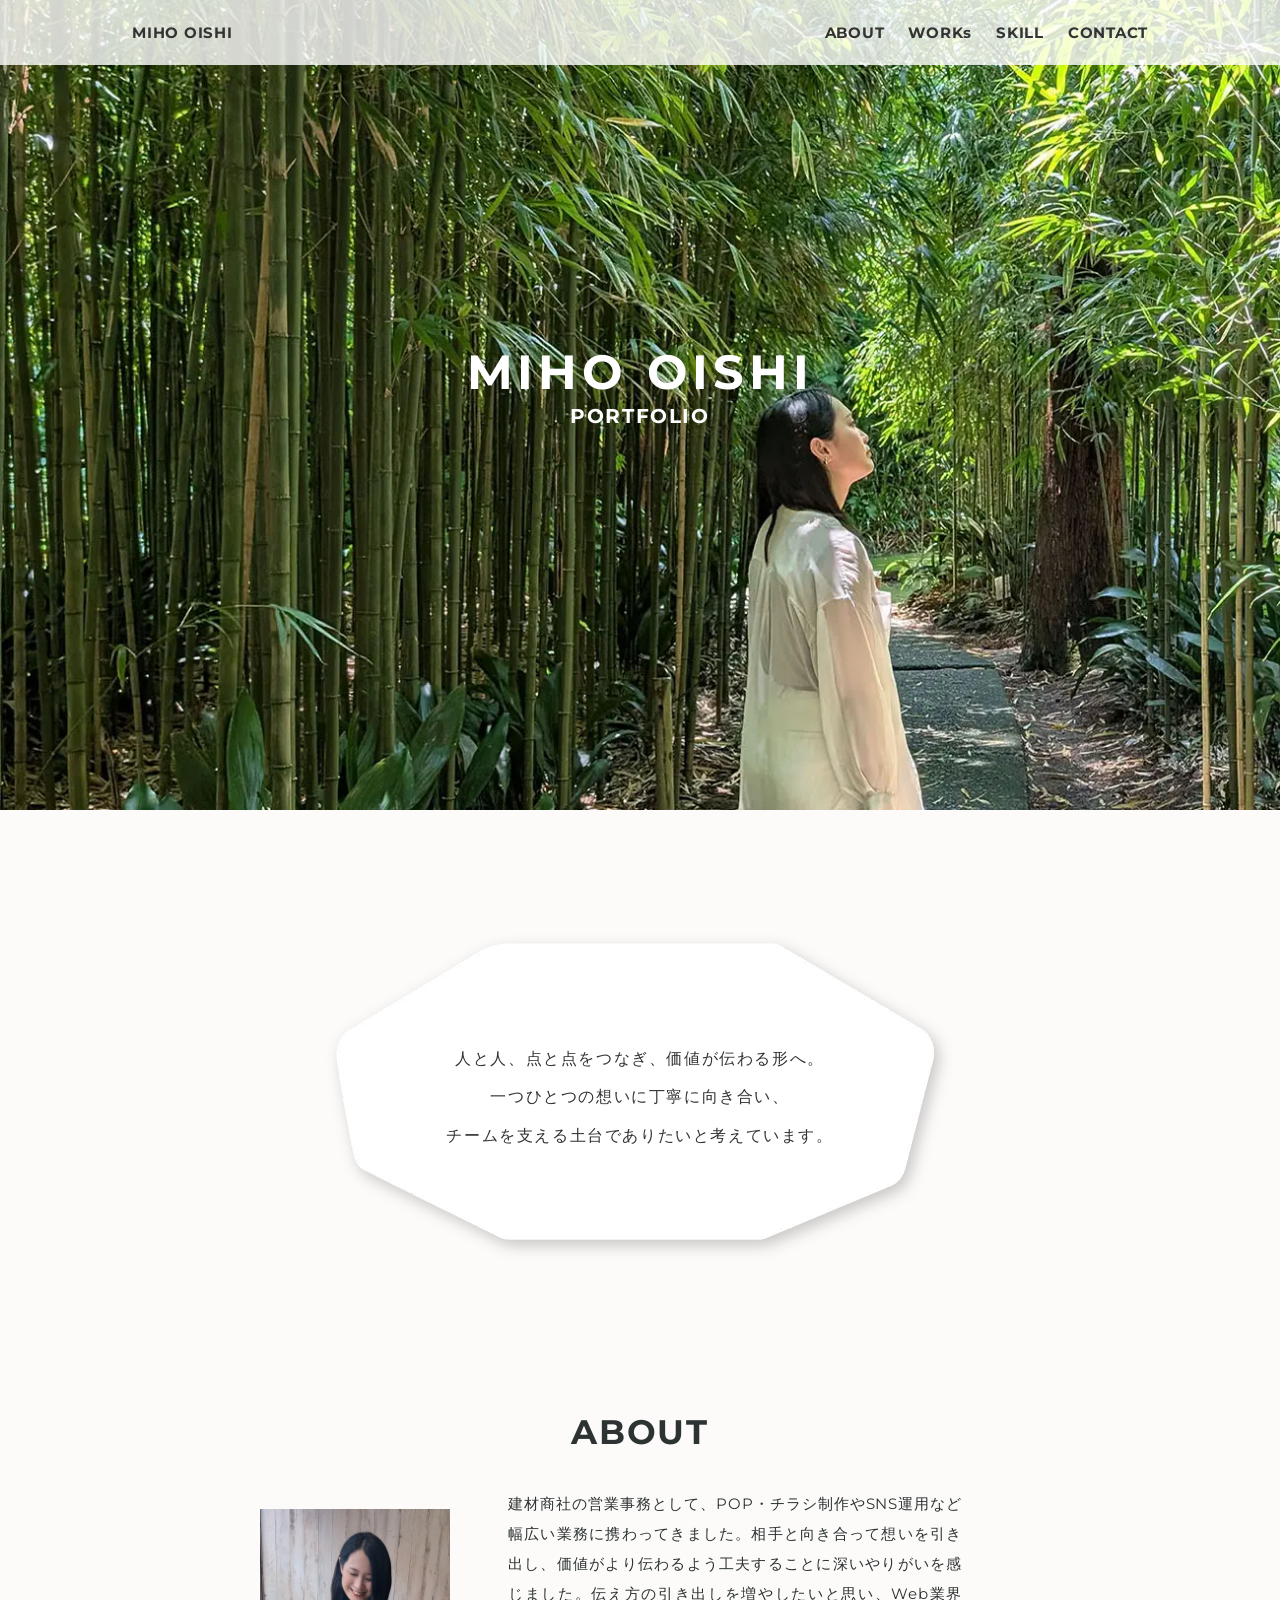
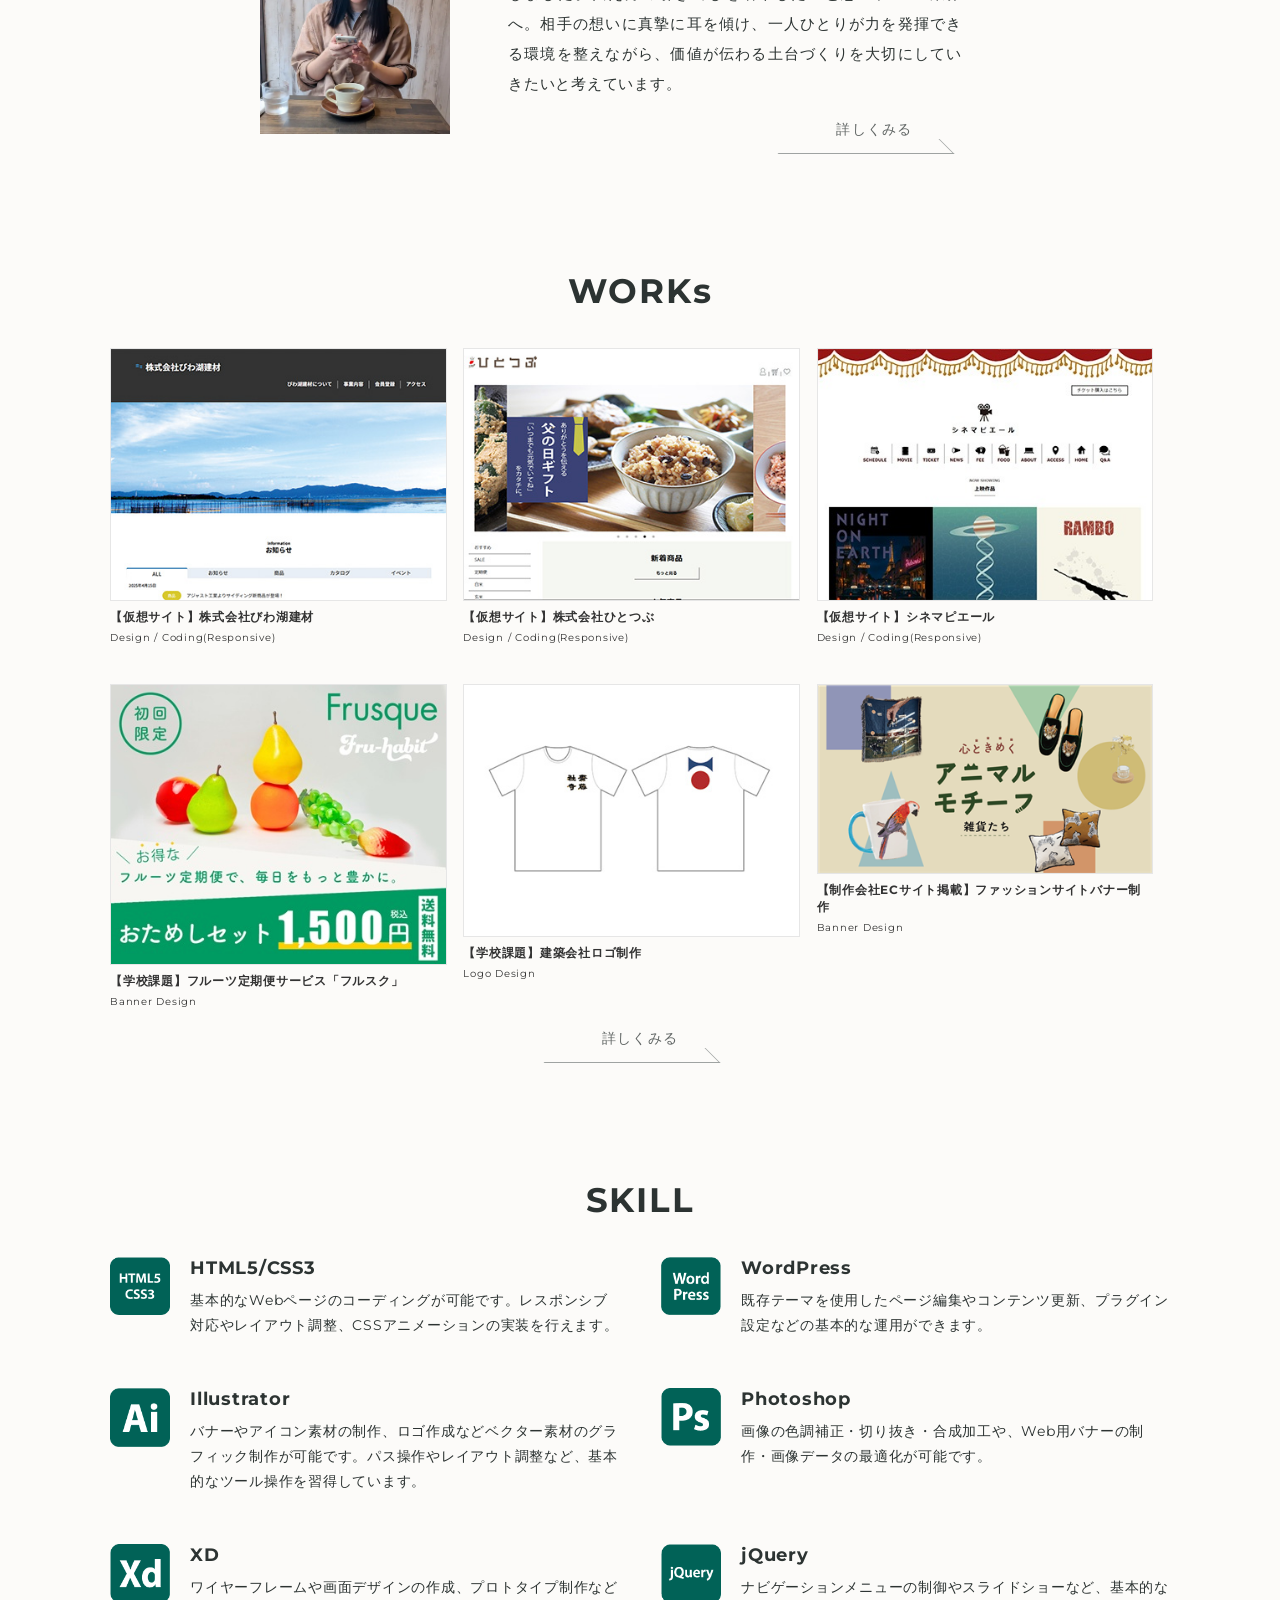
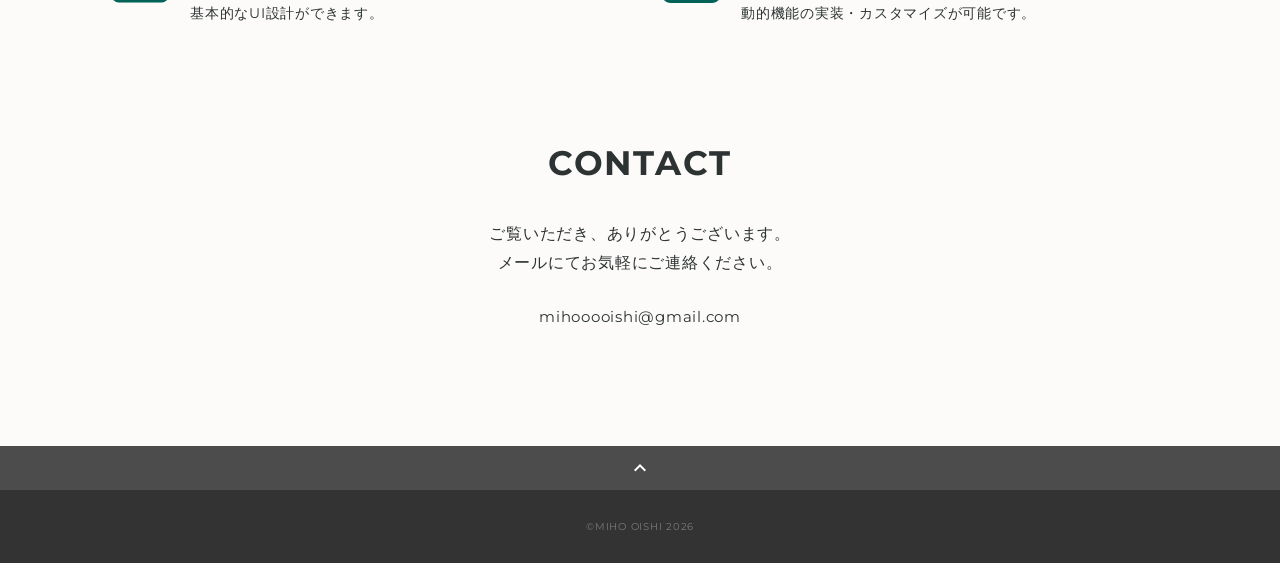
<file: index.html>
<!DOCTYPE html>
<html lang="ja">

<head>
  <meta charset="utf-8">
  <meta name="viewport" content="width=device-width,initial-scale=1">
  <meta name="robots" content="noindex,nofollow">
  <title>MIHO OISHI PORTFOLIO</title>
  <link rel="preconnect" href="https://fonts.gstatic.com">
  <link rel="stylesheet" href="https://fonts.googleapis.com/css2?family=Montserrat:wght@400;700&display=swap">
  <link rel="stylesheet" href="https://fonts.googleapis.com/css?family=Material+Icons+Outlined">
  <link rel="stylesheet" href="css/ress.css">
  <link rel="stylesheet" href="css/style.css">
  <link rel="icon" href="img/favicon.ico">
  <link rel="canonical" href="URL">
</head>

<body>
  <!-- header -->
  <header class="header">
    <div class="wrapper-l header__inner">
      <div class="header__logo">
        <a href=".">MIHO OISHI</a>
      </div>
      <nav class="nav">
        <ul class="nav__list">
          <li class="nav__item"><a href="#about">ABOUT</a></li>
          <li class="nav__item"><a href="#works">WORKs</a></li>
          <li class="nav__item"><a href="#skill">SKILL</a></li>
          <li class="nav__item"><a href="#contact">CONTACT</a></li>
        </ul>
      </nav>
      <div class="nav__trigger">
        <span></span>
        <span></span>
      </div>
    </div>
  </header>
  <!-- /header -->

  <main class="content">
    <!-- hero -->
    <section class="hero">
      <div class="hero__container">
        <h1 class="hero__title">MIHO OISHI</h1>
        <p class="hero__subtitle">PORTFOLIO</p>
      </div>
    </section>
    <!-- /hero -->

    <!-- vision -->
    <section class="vision">
      <div class="wrapper-s vision__container">
        <div class="vision__text">
          <h2>人と人、点と点をつなぎ、価値が伝わる形へ。</h2>
          <p>一つひとつの想いに丁寧に向き合い、</p>
          <p>チームを支える土台でありたいと考えています。</p>
        </div>
      </div>
    </section>
    <!-- /vision -->

    <!-- about -->
    <section class="about section" id="about">
      <div class="container">
        <h2 class="title">ABOUT</h2>
        <div class="profile wrapper-m">
          <div class="profile-img">
            <img src="img/mihooishi.webp" width="2302" height="3213" alt="profile-img">
          </div>
          <div class="wrapper-s profile-body">
            <p>
              建材商社の営業事務として、POP・チラシ制作やSNS運用など幅広い業務に携わってきました。相手と向き合って想いを引き出し、価値がより伝わるよう工夫することに深いやりがいを感じました。伝え方の引き出しを増やしたいと思い、Web業界へ。相手の想いに真摯に耳を傾け、一人ひとりが力を発揮できる環境を整えながら、価値が伝わる土台づくりを大切にしていきたいと考えています。
            </p>
            <div class="detail-right">
              <a href="#" class="detail-btn">詳しくみる
                <div class="lineArrow"></div>
              </a>
            </div>
          </div>
        </div>
      </div>
    </section>
    <!-- /about -->

    <!-- works -->
    <section class="works section" id="works">
      <div class="wrapper-l">
        <h2 class="title">WORKs</h2>
        <div class="works-list">
          <a class="works-item" href="works-template.html">
            <div class="works-img"><img src="img/site01.jpg" alt="site01イメージ"></div>
            <p class="works-name">【仮想サイト】株式会社びわ湖建材</p>
            <p class="works-info">Design / Coding(Responsive)</p>
          </a>
          <a class="works-item" href="works-template.html">
            <div class="works-img"><img src="img/site02.jpg" alt=""></div>
            <p class="works-name">【仮想サイト】株式会社ひとつぶ</p>
            <p class="works-info">Design / Coding(Responsive)</p>
          </a>
          <a class="works-item" href="works-template.html">
            <div class="works-img"><img src="img/site03.jpg" alt=""></div>
            <p class="works-name">【仮想サイト】シネマピエール</p>
            <p class="works-info">Design / Coding(Responsive)</p>
          </a>
          <a class="works-item" href="works-template.html">
            <div class="works-img"><img src="img/mr_1.jpg" width="1200" height="1000" alt="「フルスク」バナー"></div>
            <p class="works-name">【学校課題】フルーツ定期便サービス「フルスク」</p>
            <p class="works-info">Banner Design</p>
          </a>
          <a class="works-item" href="works-template.html">
            <div class="works-img"><img src="img/logo_1.jpg" width="400" height="300" alt="Tシャツモック"></div>
            <p class="works-name">【学校課題】建築会社ロゴ制作</p>
            <p class="works-info">Logo Design</p>
          </a>
          <a class="works-item" href="works-banner.html">
            <div class="works-img"><img src="img/fid_03pc.png" width="1601" height="901
                " alt="アニマルモチーフバナー"></div>
            <p class="works-name">【制作会社ECサイト掲載】ファッションサイトバナー制作</p>
            <p class="works-info">Banner Design</p>
          </a>
        </div>
        <div class="detail-center">
          <a href="#" class="detail-btn">詳しくみる
            <div class="lineArrow"></div>
          </a>
        </div>
      </div>
    </section>
    <!-- /works -->

    <!-- skill -->
    <section class="skill section" id="skill">
      <div class="wrapper-l">
        <h2 class="title">SKILL</h2>
        <div class="skill-list">
          <div class="skill-item">
            <p class="skill-img"><img src="img/htmlcss.png" alt=""></p>
            <div class="skill-body">
              <h3 class="skill-name">HTML5/CSS3</h3>
             <p class="skill-text">
                  基本的なWebページのコーディングが可能です。レスポンシブ対応やレイアウト調整、CSSアニメーションの実装を行えます。</p>
            </div>
          </div>
          <div class="skill-item">
            <p class="skill-img"><img src="img/wp.png" alt=""></p>
            <div class="skill-body">
              <h3 class="skill-name">WordPress</h3>
              <p class="skill-text">
                既存テーマを使用したページ編集やコンテンツ更新、プラグイン設定などの基本的な運用ができます。</p>
            </div>
          </div>
          <div class="skill-item">
            <p class="skill-img"><img src="img/ai.png" alt=""></p>
            <div class="skill-body">
              <h3 class="skill-name">Illustrator</h3>
              <p class="skill-text">バナーやアイコン素材の制作、ロゴ作成などベクター素材のグラフィック制作が可能です。パス操作やレイアウト調整など、基本的なツール操作を習得しています。
              </p>
            </div>
          </div>
          <div class="skill-item">
            <p class="skill-img"><img src="img/Ps.png" alt=""></p>
            <div class="skill-body">
              <h3 class="skill-name">Photoshop</h3>
              <p class="skill-text">
               画像の色調補正・切り抜き・合成加工や、Web用バナーの制作・画像データの最適化が可能です。 </p>
            </div>
          </div>
          <div class="skill-item">
            <p class="skill-img"><img src="img/Xd.png" alt=""></p>
            <div class="skill-body">
              <h3 class="skill-name">XD</h3>
              <p class="skill-text">
                ワイヤーフレームや画面デザインの作成、プロトタイプ制作など基本的なUI設計ができます。</p>
            </div>
          </div>
          <div class="skill-item">
            <p class="skill-img"><img src="img/jquery.png" alt=""></p>
            <div class="skill-body">
              <h3 class="skill-name">jQuery</h3>
              <p class="skill-text">
                ナビゲーションメニューの制御やスライドショーなど、基本的な動的機能の実装・カスタマイズが可能です。</p>
            </div>
          </div>
        </div>
      </div>
    </section>
    <!-- /skill -->

    <!-- contact -->
    <section class="contact section" id="contact">
      <div class="container">
        <h2 class="title">CONTACT</h2>
<span></span>
<span></span>
        <p class="lead">
          ご覧いただき、ありがとうございます。<br>メールにてお気軽にご連絡ください。<br class="sp-only">
        </p>
        <div class="contact-list">
          <a class="contact-item" href="mailto:mihooooishi@gmail.com">mihooooishi@gmail.com</a>
        </div>
      </div>
    </section>
    <!-- /contact -->
    <div class="page-top" id="js-page-top">
      <span class="material-icons-outlined">expand_less</span>
    </div>
  </main>

  <!-- footer -->
  <footer class="footer">
    <div class="copyright">&copy;MIHO OISHI 2026</div>
  </footer>
  <!-- /footer -->

  <script src="js/jquery-3.7.1.min.js"></script>
  <script src="js/script.js"></script>
  <script>
    window.addEventListener('DOMContentLoaded', () => {
      const hero = document.querySelector('.hero');
      const header = document.querySelector('.header');
      const headerContainer = document.querySelector('.header__inner');
      const trigger = document.querySelector('.nav__trigger');
      // 読み込み時の処理(ブラーでふわっと出る) //
      setTimeout(() => {
        if (hero) {
          hero.classList.add('is-visible');
        }
        if (headerContainer) {
          headerContainer.classList.add('is-visible');
        }
      }, 100);
      // ハンバーガーボタンのクリックイベント
      if (trigger) {
        trigger.addEventListener('click', () => {
          // headerにクラスを付けることで、CSS側の .header.is-open が発動
          header.classList.toggle('is-open');
          trigger.classList.toggle('active');
        });
      }
      window.addEventListener('resize', () => {
        if (window.innerWidth >= 769) {
          header.classList.remove('is-open');
          if (trigger) {
            trigger.classList.remove('active');
          }
        }
      });
    });
  </script>
</body>

</html>
</file>
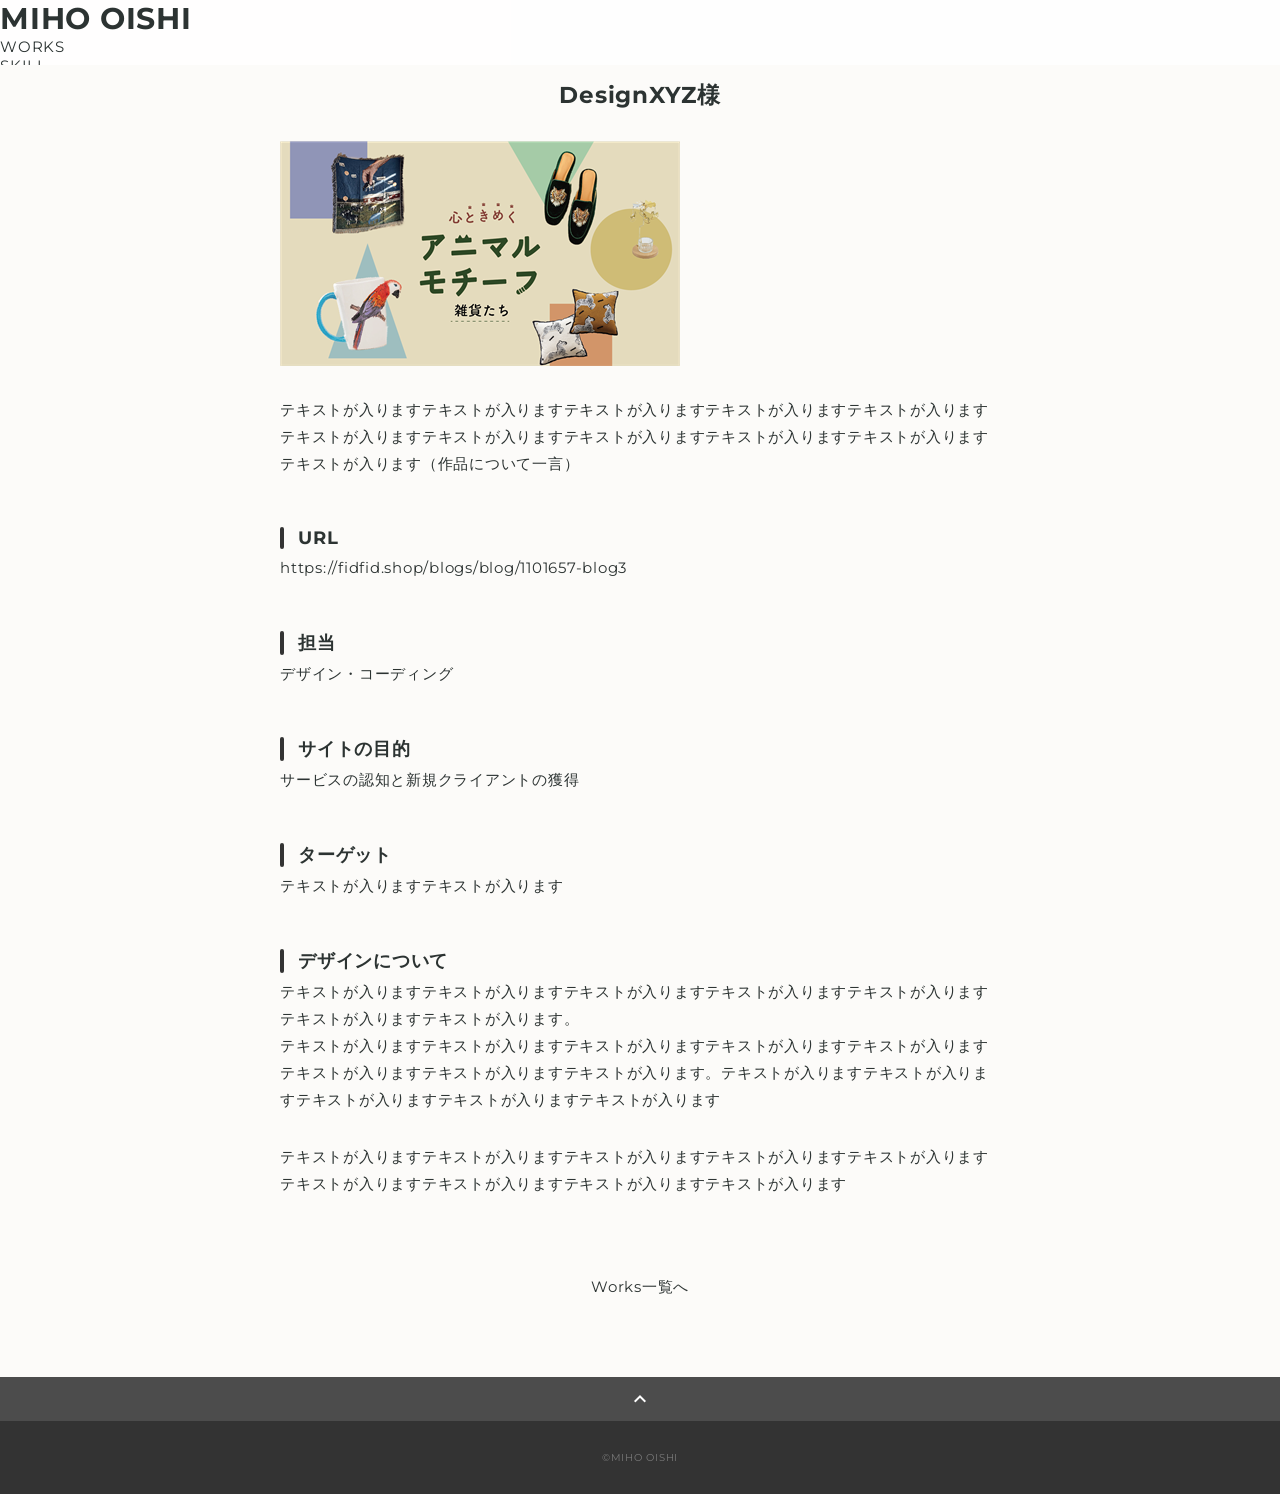
<file: works-banner.html>
<!DOCTYPE html>
<html>

<head>
  <meta charset="utf-8">
  <meta name="viewport" content="width=device-width,initial-scale=1.0,user-scalable=no">
  <meta property="og:type" content="website">
  <meta property="og:title" content="WebデザイナーMIHO OISHI ポートフォリオ">
  <meta property="og:url" content="URL">
  <meta property="og:description" content="MIHO OISHIのポートフォリオサイトです。">
  <meta property="og:image" content="img/ogp.png">
  <meta name="description" content="MIHO OISHIのポートフォリオサイトです" />
  <title>MIHO OISHI ポートフォリオ</title>
  <link rel="preconnect" href="https://fonts.gstatic.com">
  <link rel="stylesheet" href="https://fonts.googleapis.com/css2?family=Montserrat:wght@400;700&display=swap">
  <link rel="stylesheet" href="https://fonts.googleapis.com/css?family=Material+Icons+Outlined">
  <link rel="stylesheet" href="css/ress.css">
  <link rel="stylesheet" href="css/style.css">
  <link rel="icon" href="img/favicon.ico">
  <link rel="canonical" href="URL">
</head>

<body>
  <div class="wrapper">

    <!-- header -->
    <header class="header ">
      <div class="container">
        <h1 class="header-logo">
          <a href=".">MIHO OISHI</a>
        </h1>
        <nav class="gnav">
          <ul class="gnav-list">
            <li class="gnav-item"><a href=".#works">WORKS</a></li>
            <li class="gnav-item"><a href="./#skill">SKILL</a></li>
            <li class="gnav-item"><a href="./#about">ABOUT</a></li>
            <li class="gnav-item"><a href="./#contact">CONTACT</a></li>
          </ul>
        </nav>
      </div>
    </header>
    <!-- /header -->

    <main class="content">

      <article class="article">
        <div class="article-container">
          <h2 class="article-title">DesignXYZ様</h2>
          <div class="article-body">
            <p>
              <img src="img/fid_03pc.png" alt="">
            </p>
            <p>
              テキストが入りますテキストが入りますテキストが入りますテキストが入りますテキストが入りますテキストが入りますテキストが入りますテキストが入りますテキストが入りますテキストが入りますテキストが入ります（作品について一言）
            </p>
            <h3>URL</h3>
            <p><a href="https://fidfid.shop/blogs/blog/1101657-blog3" target="_blank" rel="noopener">https://fidfid.shop/blogs/blog/1101657-blog3</a></p>
            <h3>担当</h3>
            <p>デザイン・コーディング</p>
            <h3>サイトの目的</h3>
            <p>サービスの認知と新規クライアントの獲得</p>
            <h3>ターゲット</h3>
            <p>テキストが入りますテキストが入ります</p>
            <h3>デザインについて</h3>
            <p>
              テキストが入りますテキストが入りますテキストが入りますテキストが入りますテキストが入りますテキストが入りますテキストが入ります。<br>テキストが入りますテキストが入りますテキストが入りますテキストが入りますテキストが入りますテキストが入りますテキストが入りますテキストが入ります。テキストが入りますテキストが入りますテキストが入りますテキストが入りますテキストが入ります
            </p>
            <p>
              テキストが入りますテキストが入りますテキストが入りますテキストが入りますテキストが入りますテキストが入りますテキストが入りますテキストが入りますテキストが入ります
            </p>
          </div>
          <div class="home-link">
            <a href="./#works">Works一覧へ</a>
          </div>
        </div>
      </article>

      <div class="page-top" id="js-page-top">
        <span class="material-icons-outlined">expand_less</span>
      </div>
    </main>

    <!-- footer -->
    <footer class="footer">
      <div class="copyright">&copy;MIHO OISHI</div>
    </footer>
    <!-- /footer -->

  </div>
  <script src="js/jquery-3.7.1.min.js"></script>
  <script src="js/script.js"></script>
</body>

</html>
</file>
<file: css/ress.css>
/*!
 * ress.css • v3.0.1
 * MIT License
 * github.com/filipelinhares/ress
 */

/* # =================================================================
   # Global selectors
   # ================================================================= */

html {
  box-sizing: border-box;
  word-break: normal;
  -moz-tab-size: 4;
  tab-size: 4;

  -webkit-text-size-adjust: 100%; /* Prevent adjustments of font size after orientation changes in iOS */
}

*,
::before,
::after {
  box-sizing: inherit;
  background-repeat: no-repeat; /* Set `background-repeat: no-repeat` to all elements and pseudo elements */
}

::before,
::after {
  vertical-align: inherit;
  text-decoration: inherit; /* Inherit text-decoration and vertical align to ::before and ::after pseudo elements */
}

* {
  margin: 0;
  padding: 0; /* Reset `padding` and `margin` of all elements */
}

/* # =================================================================
   # General elements
   # ================================================================= */

hr {
  overflow: visible; /* Show the overflow in Edge and IE */
  height: 0; /* Add the correct box sizing in Firefox */
}

details,
main {
  display: block; /* Render the `main` element consistently in IE. */
}

summary {
  display: list-item; /* Add the correct display in all browsers */
}

small {
  font-size: 80%; /* Set font-size to 80% in `small` elements */
}

[hidden] {
  display: none; /* Add the correct display in IE */
}

abbr[title] {
  /* Add the correct text decoration in Chrome, Edge, IE, Opera, and Safari */
  text-decoration: underline;
  text-decoration: underline dotted;
  border-bottom: none; /* Remove the bottom border in Chrome 57 */
}

a {
  background-color: transparent; /* Remove the gray background on active links in IE 10 */
}

a:active,
a:hover {
  outline-width: 0; /* Remove the outline when hovering in all browsers */
}

code,
kbd,
pre,
samp {
  font-family: monospace, monospace; /* Specify the font family of code elements */
}

pre {
  font-size: 1em; /* Correct the odd `em` font sizing in all browsers */
}

b,
strong {
  font-weight: bolder; /* Add the correct font weight in Chrome, Edge, and Safari */
}

/* https://gist.github.com/unruthless/413930 */
sub,
sup {
  position: relative;
  font-size: 75%;
  line-height: 0;
  vertical-align: baseline;
}

sub {
  bottom: -.25em;
}

sup {
  top: -.5em;
}

/* # =================================================================
   # Forms
   # ================================================================= */

input {
  border-radius: 0;
}

/* Replace pointer cursor in disabled elements */
[disabled] {
  cursor: default;
}

[type="number"]::-webkit-container-spin-button,
[type="number"]::-webkit-outer-spin-button {
  height: auto; /* Correct the cursor style of increment and decrement buttons in Chrome */
}

[type="search"] {
  outline-offset: -2px; /* Correct the outline style in Safari */

  -webkit-appearance: textfield; /* Correct the odd appearance in Chrome and Safari */
}

[type="search"]::-webkit-search-decoration {
  -webkit-appearance: none; /* Remove the container padding in Chrome and Safari on macOS */
}

textarea {
  overflow: auto; /* Internet Explorer 11+ */
  resize: vertical; /* Specify textarea resizability */
}

button,
input,
optgroup,
select,
textarea {
  font: inherit; /* Specify font inheritance of form elements */
}

optgroup {
  font-weight: bold; /* Restore the font weight unset by the previous rule */
}

button {
  overflow: visible; /* Address `overflow` set to `hidden` in IE 8/9/10/11 */
}

button,
select {
  text-transform: none; /* Firefox 40+, Internet Explorer 11- */
}

/* Apply cursor pointer to button elements */
button,
[type="button"],
[type="reset"],
[type="submit"],
[role="button"] {
  cursor: pointer;
  color: inherit;
}

/* Remove container padding and border in Firefox 4+ */
button::-moz-focus-container,
[type="button"]::-moz-focus-container,
[type="reset"]::-moz-focus-container,
[type="submit"]::-moz-focus-container {
  padding: 0;
  border-style: none;
}

/* Replace focus style removed in the border reset above */
button:-moz-focusring,
[type="button"]::-moz-focus-container,
[type="reset"]::-moz-focus-container,
[type="submit"]::-moz-focus-container {
  outline: 1px dotted ButtonText;
}

button,
html [type="button"],
/* Prevent a WebKit bug where (2) destroys native `audio` and `video`controls in Android 4 */
[type="reset"],
[type="submit"] {
  -webkit-appearance: button; /* Correct the inability to style clickable types in iOS */
}

/* Remove the default button styling in all browsers */
button,
input,
select,
textarea {
  border-style: none;
  background-color: transparent;
}

/* Style select like a standard input */
select {
  -webkit-appearance: none; /* Chrome 41+ */
  -moz-appearance: none; /* Firefox 36+ */
}

select::-ms-expand {
  display: none; /* Internet Explorer 11+ */
}

select::-ms-value {
  color: currentColor; /* Internet Explorer 11+ */
}

legend {
  display: table; /* Correct the text wrapping in Edge and IE */
  max-width: 100%; /* Correct the text wrapping in Edge and IE */
  max-width: 100%; /* Correct the text wrapping in Edge 18- and IE */
  white-space: normal; /* Correct the text wrapping in Edge and IE */
  color: inherit; /* Correct the color inheritance from `fieldset` elements in IE */
  border: 0; /* Correct `color` not being inherited in IE 8/9/10/11 */
}

::-webkit-file-upload-button {
  font: inherit; /* Change font properties to `inherit` in Chrome and Safari */
  color: inherit;
  /* Correct the inability to style clickable types in iOS and Safari */

  -webkit-appearance: button;
}

/* # =================================================================
   # Specify media element style
   # ================================================================= */

img {
  border-style: none; /* Remove border when inside `a` element in IE 8/9/10 */
}

/* Add the correct vertical alignment in Chrome, Firefox, and Opera */
progress {
  vertical-align: baseline;
}

/* # =================================================================
   # Accessibility
   # ================================================================= */

/* Hide content from screens but not screenreaders */
@media screen {
  [hidden~="screen"] {
    display: inherit;
  }
  [hidden~="screen"]:not(:active):not(:focus):not(:target) {
    position: absolute !important;
    clip: rect(0 0 0 0) !important;
  }
}

/* Specify the progress cursor of updating elements */
[aria-busy="true"] {
  cursor: progress;
}

/* Specify the pointer cursor of trigger elements */
[aria-controls] {
  cursor: pointer;
}

/* Specify the unstyled cursor of disabled, not-editable, or otherwise inoperable elements */
[aria-disabled] {
  cursor: default;
}
</file>
<file: css/style.css>
body {
  font-family: "Montserrat", "Zen Kaku Gothic New", Arial, sans-serif;
  font-size: 15px;
  letter-spacing: .05em;
  color: #2c3332;
  /* background-color: #f5f5f5; */
  background-color: #fcfbf9;
}

a {
  transition: opacity .3s;
  text-decoration: none;
  color: #2c3332;
}

img {
  max-width: 100%;
  height: auto;
  vertical-align: bottom;
  border-style: none;
}

/*--------------------------------
 レイアウト
---------------------------------*/
.wrapper-xl {
  max-width: 100%;
  width: 100%;
}

.wrapper-l {
  max-width: 1100px;
  margin: 0 auto;
  padding: 0 20px;
}

.wrapper-m {
  max-width: 800px;
  margin: 0 auto;
  padding: 0 20px;
}

.wrapper-s {
  max-width: 600px;
  margin: 0 auto;
  padding: 0 20px;
}

.pc-only {
  display: block;
}

.sp-only {
  display: none;
}

.section {
  margin: 120px 0;
}

.detail-center {
  text-align: center;
  padding-top: 20px;
}

.detail-right {
  text-align: right;
  padding-top: 20px;
}

.detail-btn {
  font-size: 14px;
  letter-spacing: 0.08em;
  color: #616665;
  display: inline-block;
  position: relative;
  padding: 0 50px 15px 50px;
  transition: color 0.3s ease;
}

.detail-btn:hover {
  color: #2c3332;
}

.lineArrow {
  width: 100%;
  height: 15px;
  position: absolute;
  bottom: 0;
  left: 10px;
  margin: -10px 0 0 -25px;
}

.lineArrow::after {
  content: "";
  position: absolute;
  top: 0;
  left: 0;
  width: 100%;
  height: 100%;
  border-bottom: 1px solid #9fa3a2;
  border-right: 1px solid #9fa3a2;
  transform: skew(45deg);
  transition: transform 0.4s ease;
  transform-origin: right;
}

.detail-center:hover .lineArrow::after,
.detail-right:hover .lineArrow::after {
  animation: line-loop 0.5s forwards;
}

@keyframes line-loop {
  0% {
    transform: translateX(0) skew(45deg);
    opacity: 1;
  }

  10% {
    transform: translateX(0) skew(45deg);
    opacity: 0;
  }

  51% {
    transform: translateX(-20%) skew(45deg);
    opacity: 0;
  }

  100% {
    transform: translateX(0) skew(45deg);
    opacity: 1;
  }
}

/*--------------------------------
 見出しと文章
---------------------------------*/
.title {
  font-size: 34px;
  font-weight: bold;
  line-height: 1;
  margin-bottom: 40px;
  text-align: center;
  letter-spacing: .05em;
  color: #2c3332;
}

.lead {
  font-size: 16px;
  line-height: 1.8;
  margin-bottom: 30px;
}

/*--------------------------------
 hero
---------------------------------*/

.hero {
  display: flex;
  align-items: center;
  justify-content: center;
  height: 90dvh;
  text-align: center;
  background-image: url(../img/vsimg.webp);
  background-repeat: no-repeat;
  background-size: cover;
  margin-bottom: 10dvh;
  opacity: 0;
  filter: blur(10px);
  transform: scale(1.1);
  transition: opacity 2.5s cubic-bezier(0.31, 0.15, 0.24, 0.99), filter 2.0s cubic-bezier(0.31, 0.15, 0.24, 0.99);
}

.hero.is-visible {
  opacity: 1;
  filter: blur(0);
  transform: scale(1.0);
}

.main-visual {
  background-repeat: no-repeat;
  background-size: cover;
}

.hero__container {
  color: #fff;
  opacity: 0;
  padding: 0 40px;
  transform: translateY(10px);
  transition: opacity 1.2s cubic-bezier(0.31, 0.15, 0.24, 0.99) 1.5s, transform 1.2s cubic-bezier(0.31, 0.15, 0.24, 0.99) 1.5s;
}

.hero.is-visible .hero__container {
  opacity: 1;
  transform: translateY(0);
}

.hero__title {
  font-size: 48px;
  font-weight: bold;
  line-height: 1.2;
  margin-bottom: 5px;
  letter-spacing: .1em;
}

.hero__subtitle {
  font-size: 20px;
  font-weight: bold;
  line-height: 1;
  margin-bottom: 40px;
  letter-spacing: .08em;
}

.hero__text {
  font-size: 48px;
  line-height: 1.8;
  color: #333;
  background-color: rgba(255, 255, 255, 0.5);
}

/*--------------------------------
ヘッダー
---------------------------------*/
.header {
  position: fixed;
  top: 0;
  width: 100%;
  height: 65px;
  background-color: rgb(255, 255, 255, 0.8);
  z-index: 100;
  transition: height 0.6s cubic-bezier(0.22, 1, 0.36, 1);
  overflow: hidden;
}

.header__inner {
  display: flex;
  align-items: center;
  justify-content: space-between;
  height: 100%;
  opacity: 0;
  transform: translateY(10px);
  transition: opacity 1.5s cubic-bezier(0.22, 1, 0.36, 1)2.3s, transform 1.5s cubic-bezier(0.22, 1, 0.36, 1)2.3s;
}

.header__inner.is-visible {
  opacity: 1;
  transform: translateY(0);
}

.header__logo {
  font-size: 20px;
  font-weight: bold;
  line-height: 1.2;
  margin-right: 20px;
  letter-spacing: .05em;
}

.header.is-open {
  height: 100vh;
  background-color: rgb(255, 255, 255, 0.9);
}

.header__inner {
  display: flex;
  align-items: center;
  justify-content: space-between;
  padding: 0 40px;
  height: 65px;
}

.nav {
  transform: none;
  position: static;
  height: auto;
  width: auto;
  background-color: transparent;
  display: block;
}

.nav__list {
  display: flex;
  list-style: none;
}

.nav__item:not(:last-child) {
  margin-right: 20px;
}

.header__logo a,
.nav__item a {
  position: relative;
  font-size: 15px;
  font-weight: bold;
  display: inline-block;
  padding: 5px 2px;
  transition: color 0.3s;
  letter-spacing: .05em;
  color: #333;
}

.header__logo a:hover,
.nav__item a:hover {
  color: #016257;
}

.nav__trigger {
  position: relative;
  width: 40px;
  height: 10px;
  cursor: pointer;
  z-index: 200;
  display: none;
}

.nav__trigger span {
  position: absolute;
  left: 0;
  width: 100%;
  height: 2px;
  background-color: #333;
  transition: all 0.4s cubic-bezier(0.22, 1, 0.36, 1);
}

.nav__trigger span:nth-child(1) {
  top: 0;
}

.nav__trigger span:nth-child(2) {
  bottom: 0;
}

.nav__trigger.active span:nth-child(1) {
  transform: translateY(4.5px) rotate(45deg);
}

.nav__trigger.active span:nth-child(2) {
  transform: translateY(-4.5px) rotate(-45deg);
}

/*--------------------------------
 Vision
---------------------------------*/
.vision {
  background-image: url(../img/visionbg.webp);
  background-position: center;
  background-repeat: no-repeat;
  background-size: content;
  padding: 140px 0;
}

.vision__text h2,
.vision__text p {
  font-size: 16px;
  line-height: 2.4;
  color: #333;
  letter-spacing: 0.1em;
  font-weight: normal;
  margin: 0;
  text-align: center
}

/*--------------------------------
 Works
---------------------------------*/
.works-list {
  display: flex;
  flex-wrap: wrap;
  margin-bottom: -40px;
}

.works-item {
  width: 31.74603%;
  margin-right: 1.58730%;
  margin-bottom: 40px;
  color: #333;
}

.works-item:hover {
  opacity: .9;
}

.works-item:nth-of-type(3n) {
  margin-right: 0;
}

.works-img img {
  border: 1px solid #e6e6e6;
}

.works-name {
  font-size: 12px;
  font-weight: bold;
  margin-top: 8px;
}

.works-info {
  font-size: 10px;
  margin-top: 5px;
}

/*--------------------------------
 Skill
---------------------------------*/
.skill-list {
  display: flex;
  flex-wrap: wrap;
  justify-content: space-between;
  margin-bottom: -50px;
}

.skill-item {
  display: flex;
  align-items: flex-start;
  justify-content: space-between;
  width: 48%;
  margin-bottom: 50px;
}

.skill-img {
  width: 60px;
  height: auto;
  margin-right: 20px;
}

.skill-body {
  flex: 1;
}

.skill-name {
  margin-bottom: 10px;
}

.skill-text {
  font-size: 14px;
  line-height: 1.8;
}

/*--------------------------------
 About
---------------------------------*/
.profile {
  display: flex;
  align-items: center;
  justify-content: space-between;
}

.profile-img {
  width: 25%;
}

.profile-img img {
  width: 100%;
  height: auto;
  display: block;
}

.profile-body {
  width: 65%;
}

.profile-body p {
  line-height: 2em;
  font-size: 15px;
  text-align: justify;
}

/*--------------------------------
 Contact
---------------------------------*/
.contact {
  text-align: center;
}

.contact-item:hover {
  color: #016257;
}


.contact-item:not(:last-child) {
  margin-right: 10px;
}

.contact-text {
  margin-top: 10px;
}

/*--------------------------------
 ページトップ
---------------------------------*/
.page-top {
  font-weight: bold;
  padding: 10px;
  cursor: pointer;
  text-align: center;
  background-color: #4c4c4c;
}

.page-top .material-icons-outlined {
  vertical-align: bottom;
  color: #fff;
}

/*--------------------------------
 footer
---------------------------------*/
.footer {
  padding: 30px;
  background-color: #333;
}

.copyright {
  font-size: 10px;
  text-align: center;
  color: #797979;
}

/*--------------------------------
 下層：Works
---------------------------------*/
.article {
  padding: 80px 0;
}

.article-container {
  max-width: 1040px;
  margin: 0 auto;
  padding: 0 20px;
}

.article-title {
  margin-bottom: 30px;
  text-align: center;
}

.article-body {
  max-width: 720px;
  margin: 0 auto;
  margin-bottom: 80px;
}

.article-body h3 {
  position: relative;
  font-size: 18px;
  margin-bottom: 5px;
  padding-left: 1em;
}

.article-body h3:not(:first-child) {
  margin-top: 50px;
}

.article-body h3::before {
  position: absolute;
  top: 0;
  left: 0;
  width: 4px;
  height: 100%;
  content: "";
  border-radius: 3px;
  background-color: #333;
}

.article-body p {
  font-size: 15px;
  line-height: 1.8;
  margin-bottom: 30px;
}

.home-link {
  text-align: center;
}

/*media Queries 767
----------------------------------------------------*/
@media screen and (max-width: 768px) {
  body {
    font-size: 14px;
  }

  .pc-only {
    display: none;
  }

  .sp-only {
    display: block;
  }

  /* 見出し */
  .title {
    font-size: 26px;
    margin-bottom: 40px;
  }

  .lead {
    font-size: 14px;
    line-height: 1.7;
    margin-bottom: 20px;
  }

  /* レイアウト */
  .wrapper {
    padding-top: 57px;
  }

  .section {
    margin: 80px 0;
  }

  /* header */
  .header__inner {
    padding: 15px;
  }

  .header__logo {
    font-size: 15px;
    margin-right: 15px;
    transition: opacity 0.4s ease;
    opacity: 1;
  }

  .header.is-open .header__logo {
    opacity: 0;
    pointer-events: none;
  }

  .nav__trigger {
    display: block;
  }

  .nav {
    display: none;
    position: absolute;
    top: 65px;
    left: 0;
    width: 100%;
    height: calc(100vh - 65px);
    align-items: center;
    justify-content: center;
  }

  .header.is-open .nav {
    display: flex;
    animation: fadeIn 0.8s ease forwards;
  }

  .nav__list {
    flex-direction: column;
    align-items: center;
  }

  .nav__item {
    margin: 20px 0;
    margin-right: 0 !important;
  }

  .nav__item a {
    font-size: 24px;
  }

  @keyframes fadeIn {
    from {
      opacity: 0;
    }

    to {
      opacity: 1;
    }
  }

  .header__inner {
    opacity: 0;
    transform: translateY(10px);
    transition: opacity 1.2s cubic-bezier(0.22, 1, 0.36, 1) 2.0s,
      transform 1.2s cubic-bezier(0.22, 1, 0.36, 1) 2.0s;
  }

  .header__inner.is-visible {
    opacity: 1;
    transform: translateY(0);
  }

  /*  main visual */
  .hero {
    height: 90dvh;
    background-image: url(../img/vsimg_sp.webp);
    background-position: center;
    background-repeat: no-repeat;
    margin-bottom: 10dvh;
  }

  .hero__container {
    padding: 0 30px;
  }

  .hero__title {
    font-size: 48px;
    font-weight: bold;
    line-height: 1.2;
    margin-bottom: 5px;
    letter-spacing: .1em;
  }

  .hero__subtitle {
    font-size: 20px;
    font-weight: bold;
    line-height: 1;
    margin-bottom: 40px;
    letter-spacing: .08em;
  }

  .hero__text {
    font-size: 14px;
    line-height: 1.7;
  }

  /* Vision */
  .vision {
    background-size: contain;
    padding: 120px 0;
    margin: 0 auto;
  }

  .vision h2,
  .vision p {
    width: auto;
    font-size: 14px;
    line-height: 1.7;
  }

  /* About */
  .profile {
    display: block;
    text-align: center;
    padding: 0 40px;
  }

  .profile-img {
    width: 200px;
    margin: 0 auto 40px;
  }

  .profile-body {
    width: 100%;
  }

  .profile-body p {
    width: auto;
    font-size: 14px;
    line-height: 1.7;
  }

  /* Works */
  .works-name {
    font-size: 12px;
  }

  .works-info {
    margin-top: 3px;
  }

  .works-list {
    justify-content: space-between;
  }

  .works-item {
    flex: 0 0 48%;
    margin-right: 0;
    margin-bottom: 30px;
  }

  /* Skill */
  .skill-list {
    display: block;
    margin-bottom: 0;
  }

  .skill-item {
    width: 100%;
    margin-bottom: 35px;
  }

  .skill-item:last-child {
    margin-bottom: 0;
  }

  .skill-name {
    margin-bottom: 5px;
  }

  .skill-text {
    font-size: 13px;
    line-height: 1.7;
  }


  /* フッター */
  .footer {
    padding: 20px;
  }

  /* 下層ページ */
  .article {
    padding: 50px 0;
  }

  .article-body h3 {
    font-size: 16px;
    padding-left: .8em;
  }

  .article-body h3:not(:first-child) {
    margin-top: 30px;
  }

  .article-body p {
    font-size: 14px;
    line-height: 1.7;
    margin-bottom: 20px;
  }
}
</file>
